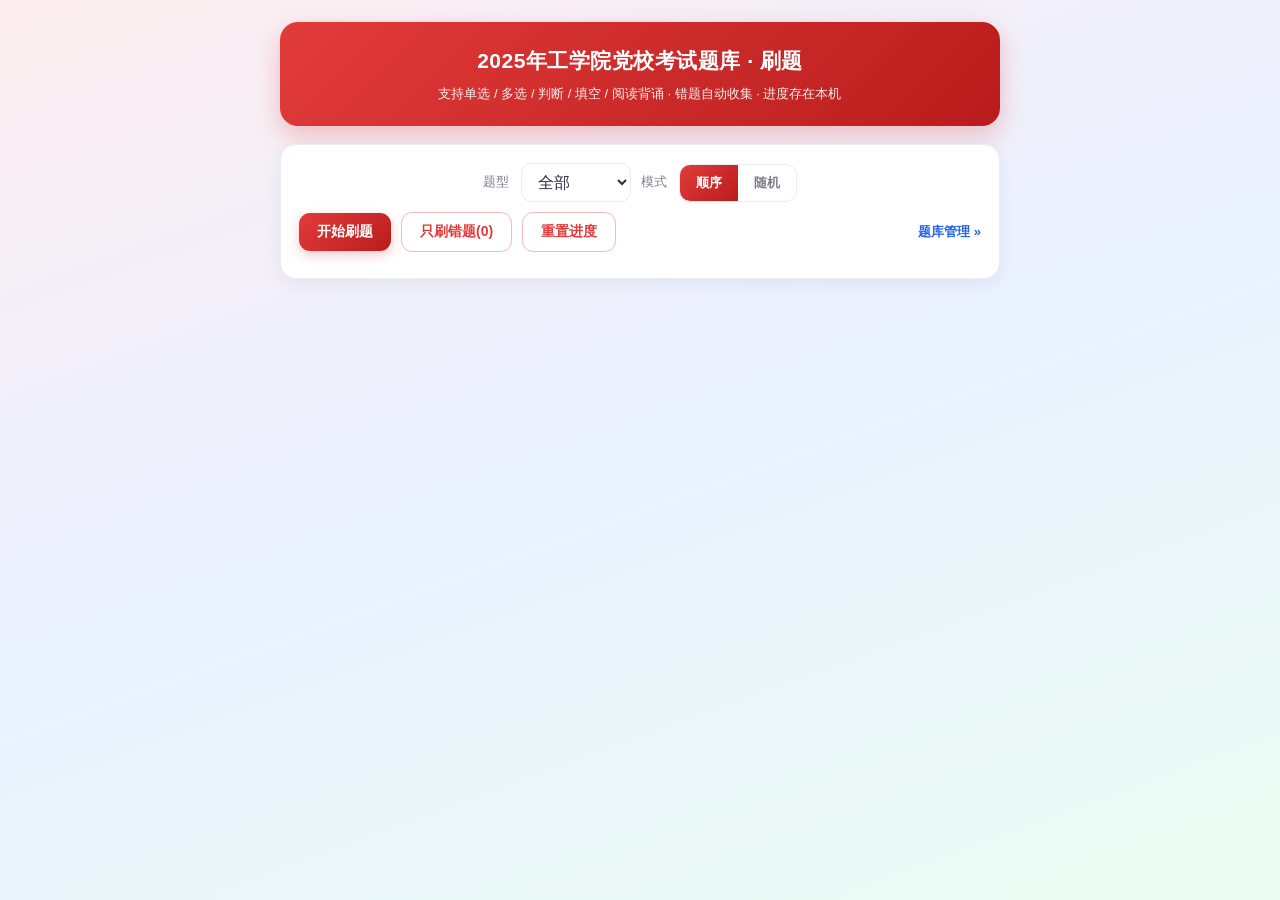
<file: index.html>
<!DOCTYPE html>
<html lang="zh-CN">
<head>
<meta charset="UTF-8">
<meta name="viewport" content="width=device-width, initial-scale=1, maximum-scale=1, user-scalable=no">
<title>党校题库刷题</title>
<link rel="stylesheet" href="style.css">
</head>
<body>
<div class="wrap">
  <header class="top">
    <h1 id="title">党校题库刷题 v3</h1>
    <p>支持单选 / 多选 / 判断 / 填空 / 阅读背诵 · 错题自动收集 · 进度存在本机</p>
  </header>

  <!-- 控制面板 -->
  <div class="panel" id="ctrl">
    <div class="row wrap">
      <label class="lab">题型</label>
      <select id="typeSel">
        <option value="all">全部</option>
        <option value="single">单选题</option>
        <option value="multiple">多选题</option>
        <option value="judge">判断题</option>
        <option value="fill">填空题</option>
        <option value="read">阅读背诵</option>
      </select>
      <label class="lab">模式</label>
      <div class="seg" id="modeSeg">
        <button data-mode="seq" class="on">顺序</button>
        <button data-mode="rand">随机</button>
      </div>
    </div>
    <div class="row wrap" style="margin-top:10px">
      <button class="btn" id="startBtn">开始刷题</button>
      <button class="btn ghost" id="wrongBtn">只刷错题(<span id="wrongCnt">0</span>)</button>
      <button class="btn ghost" id="resetBtn">重置进度</button>
      <a class="link" href="admin.html" style="margin-left:auto">题库管理 »</a>
    </div>
    <div class="row wrap" id="resumeBox" style="margin-top:10px;display:none;background:#f0f7ff;border:1px solid #cfe3ff;border-radius:9px;padding:8px 10px">
      <span class="lab" id="resumeText" style="flex:1"></span>
      <button class="btn sm" id="resumeBtn">继续上次</button>
      <button class="btn ghost sm" id="clearProgBtn">清除</button>
    </div>
  </div>

  <!-- 统计 -->
  <div class="panel" id="statPanel" style="display:none">
    <div class="stats">
      <div>进度 <b id="sProg">0/0</b></div>
      <div>已答 <b id="sDone">0</b></div>
      <div>正确率 <b id="sAcc">—</b></div>
      <div>错题 <b id="sWrong">0</b></div>
    </div>
  </div>

  <!-- 答题区 -->
  <div class="panel" id="quiz" style="display:none">
    <div class="qmeta">
      <span class="qtype" id="qType">单选</span>
      <span id="qIdx">第 1 题</span>
    </div>
    <div class="stem" id="qStem"></div>
    <div id="qBody"></div>
    <div class="feedback" id="feedback"></div>
    <div class="navrow">
      <button class="btn ghost sm" id="backBtn">返回题型选择</button>
      <button class="btn ghost sm" id="prevBtn">上一题</button>
      <button class="btn" id="submitBtn">提交 / 看答案</button>
      <button class="btn blue" id="nextBtn" disabled>下一题</button>
    </div>
  </div>

  <div class="panel empty" id="emptyTip" style="display:none">没有符合条件的题目，换个筛选或先去"题库管理"补充题目。</div>
</div>
<script src="questions.js"></script>
<script src="app.js"></script>
</body>
</html>
</file>
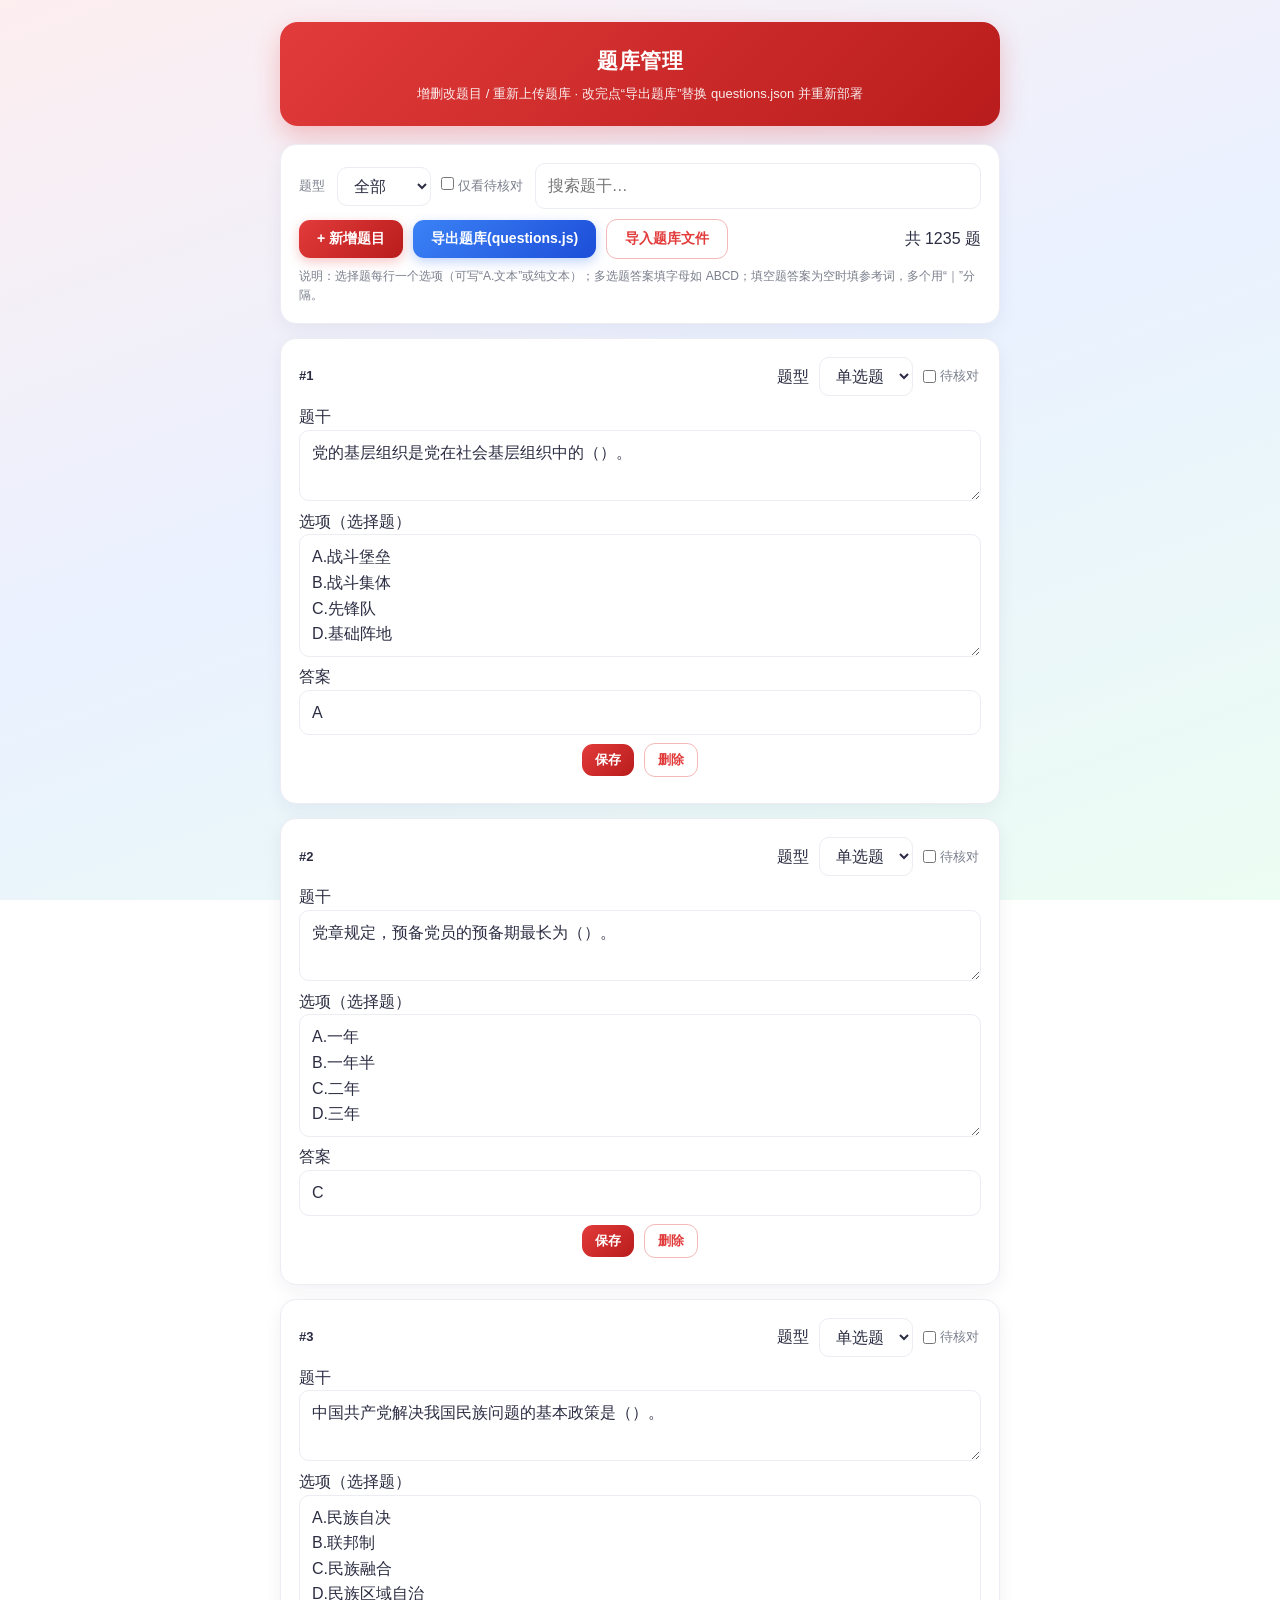
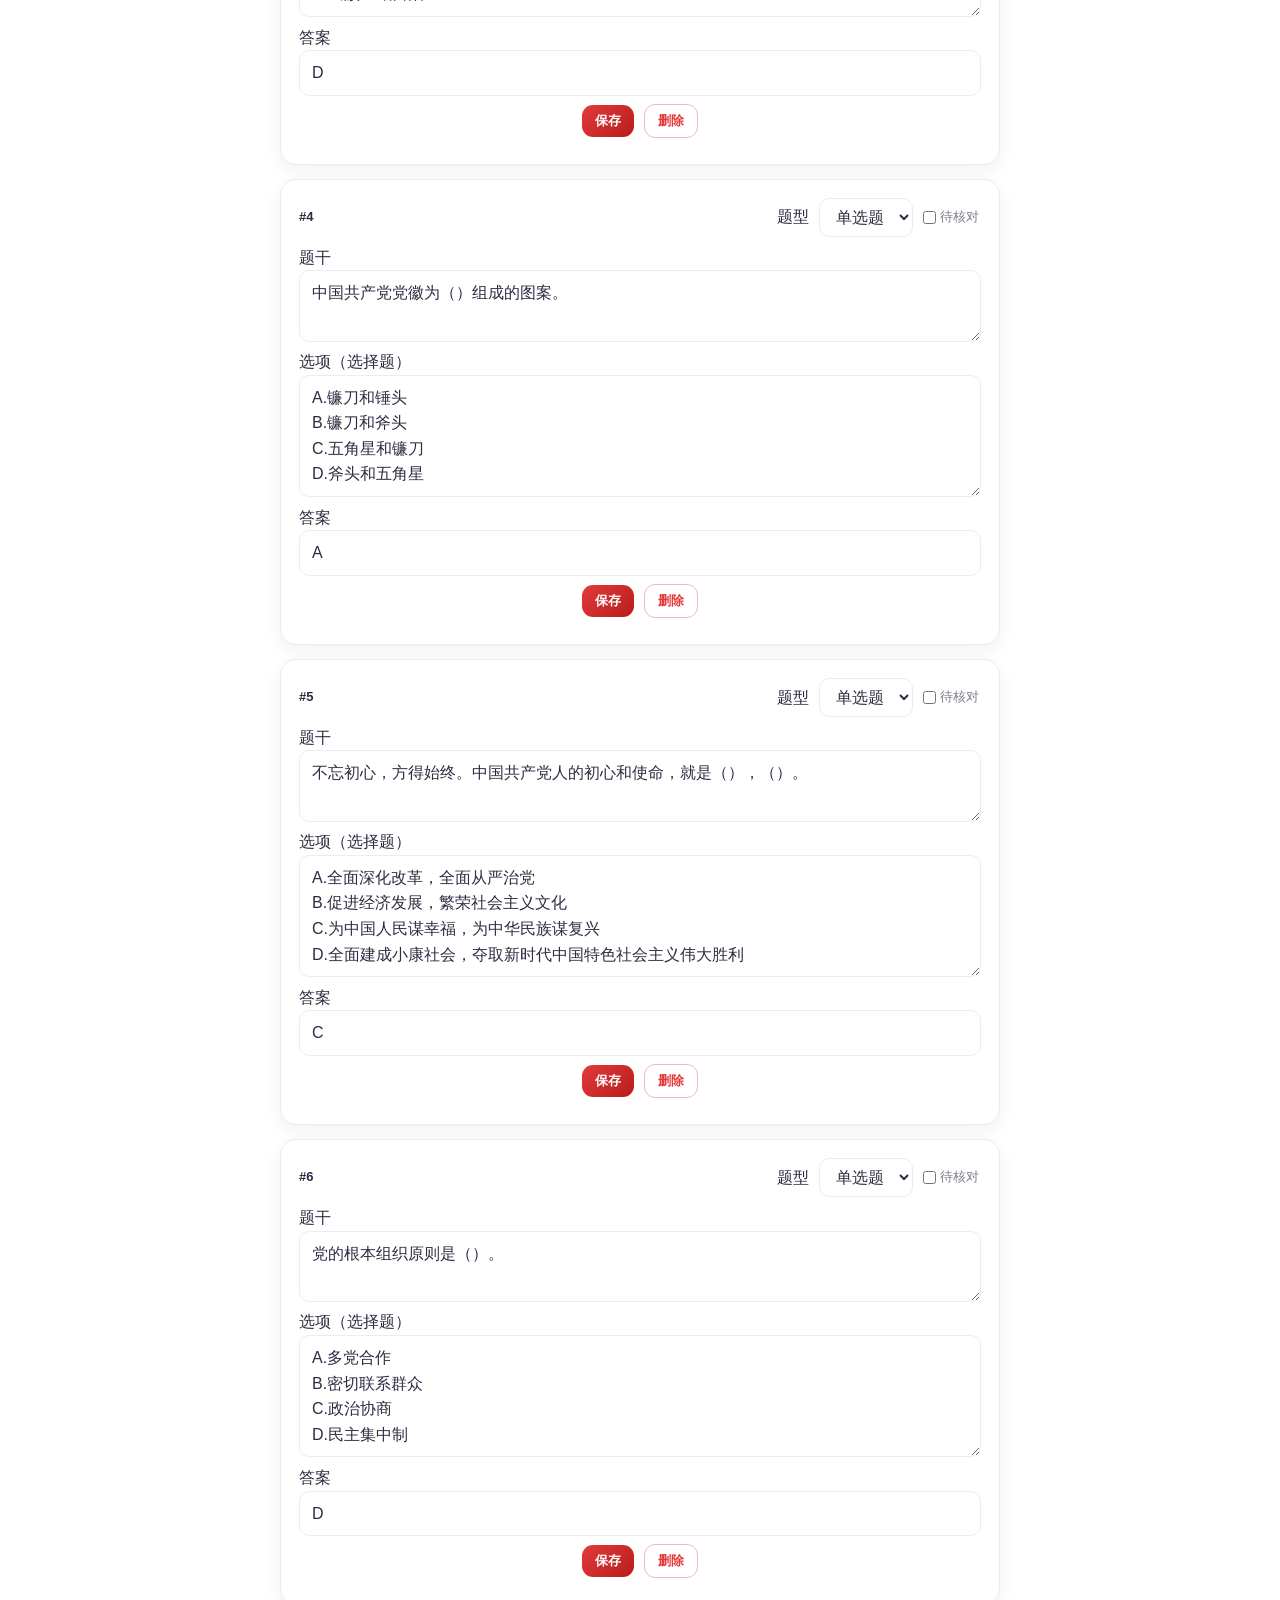
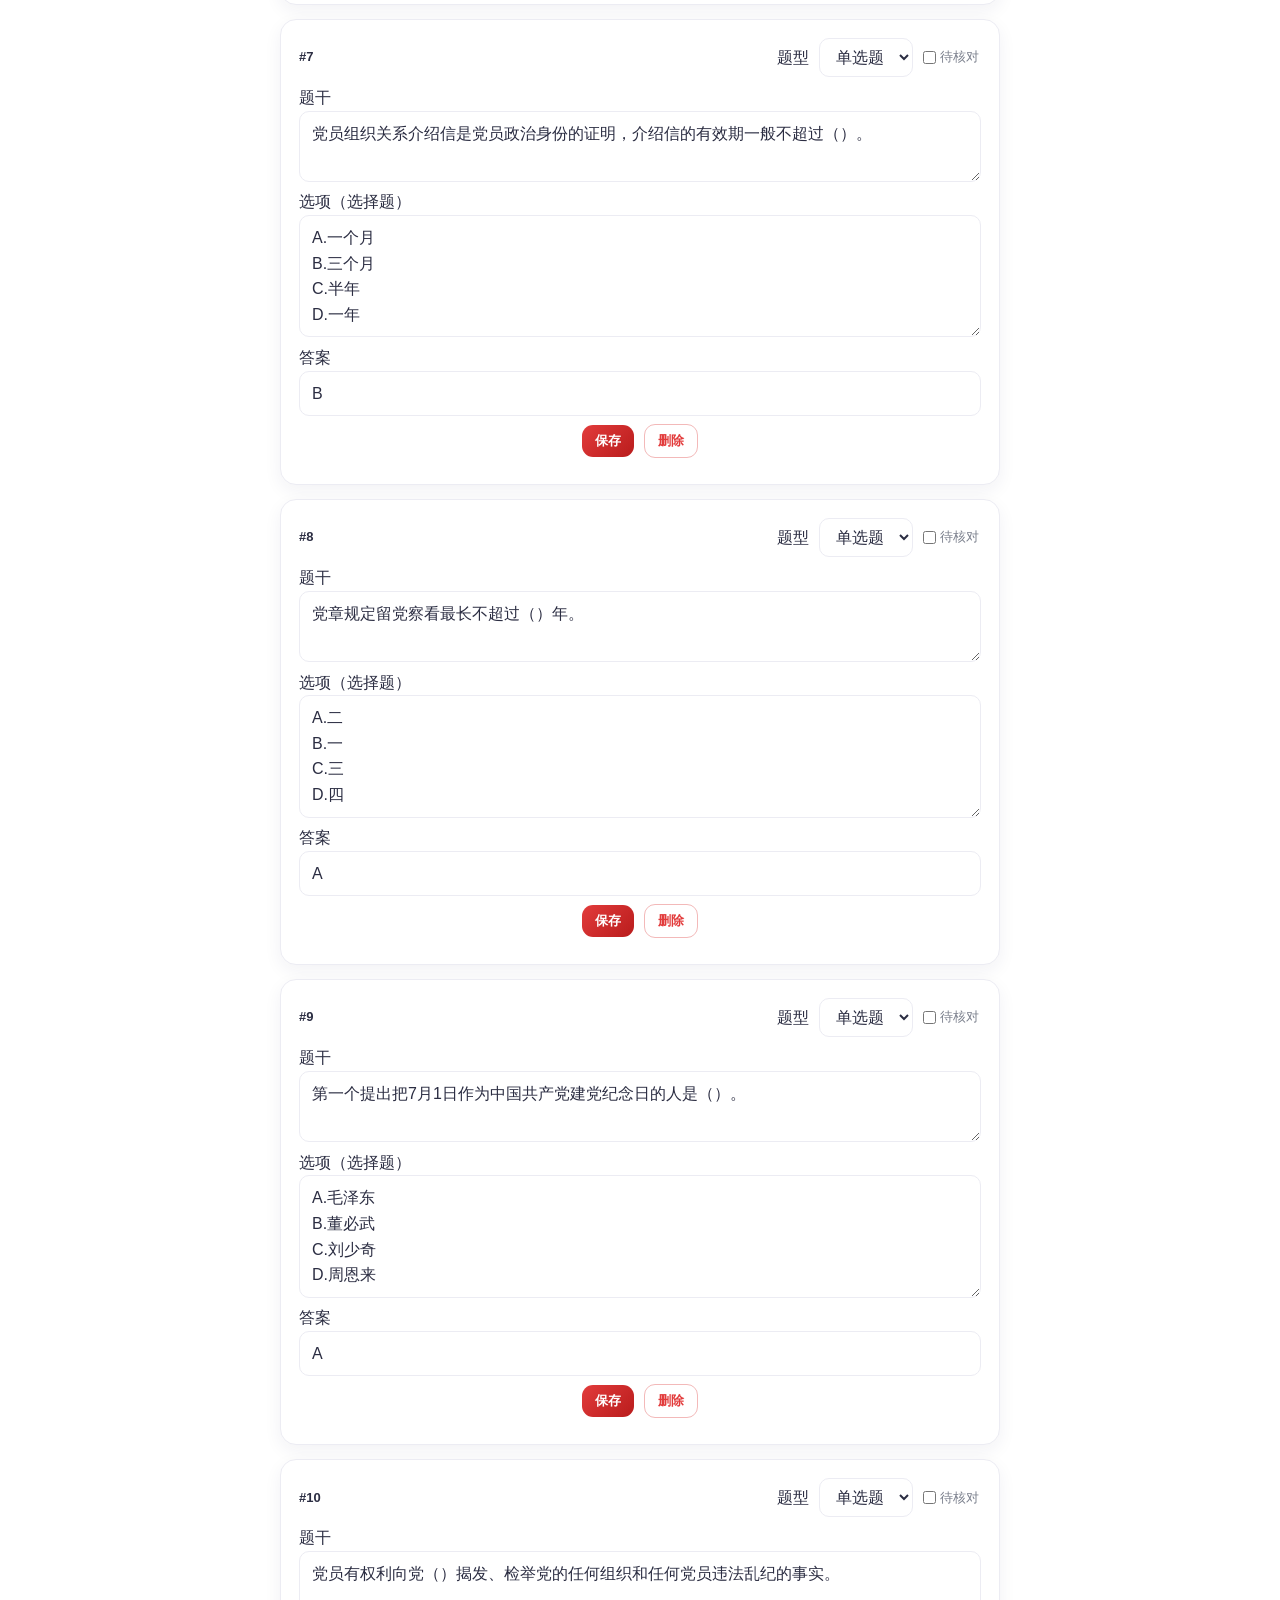
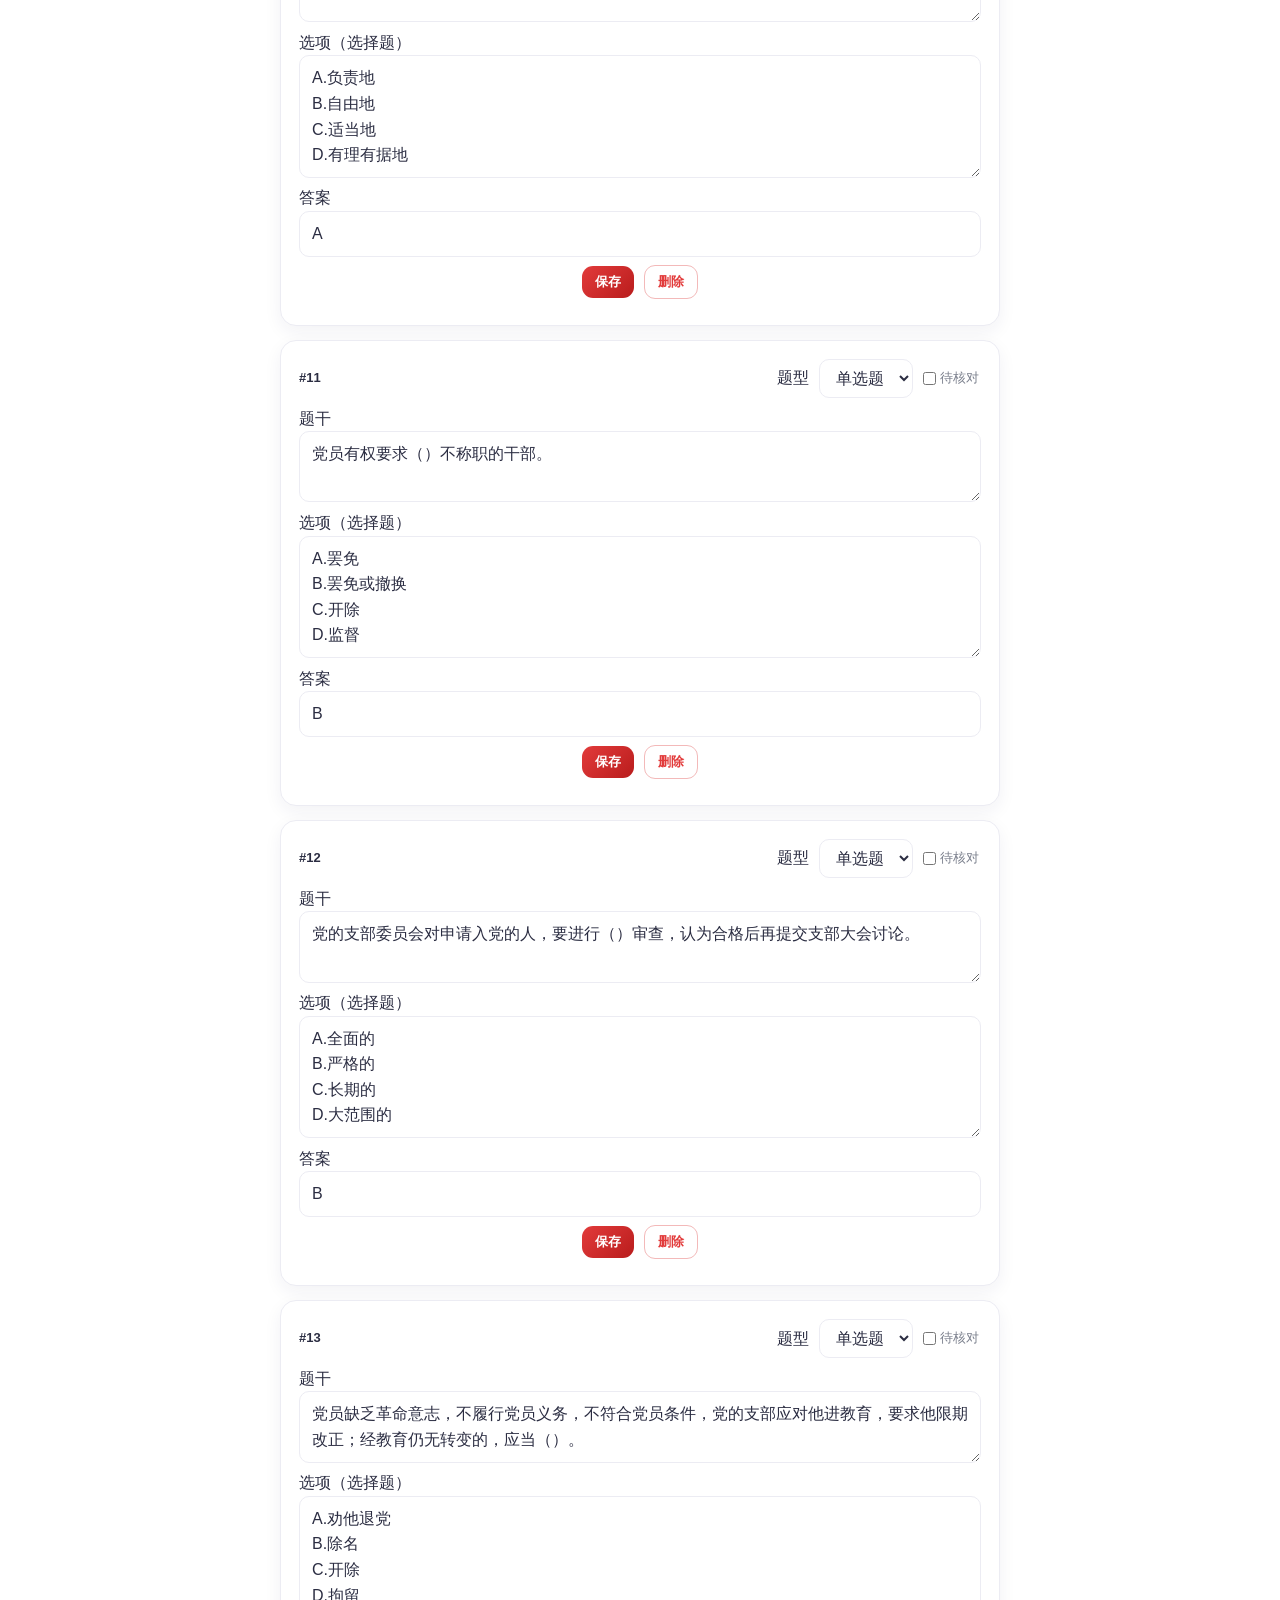
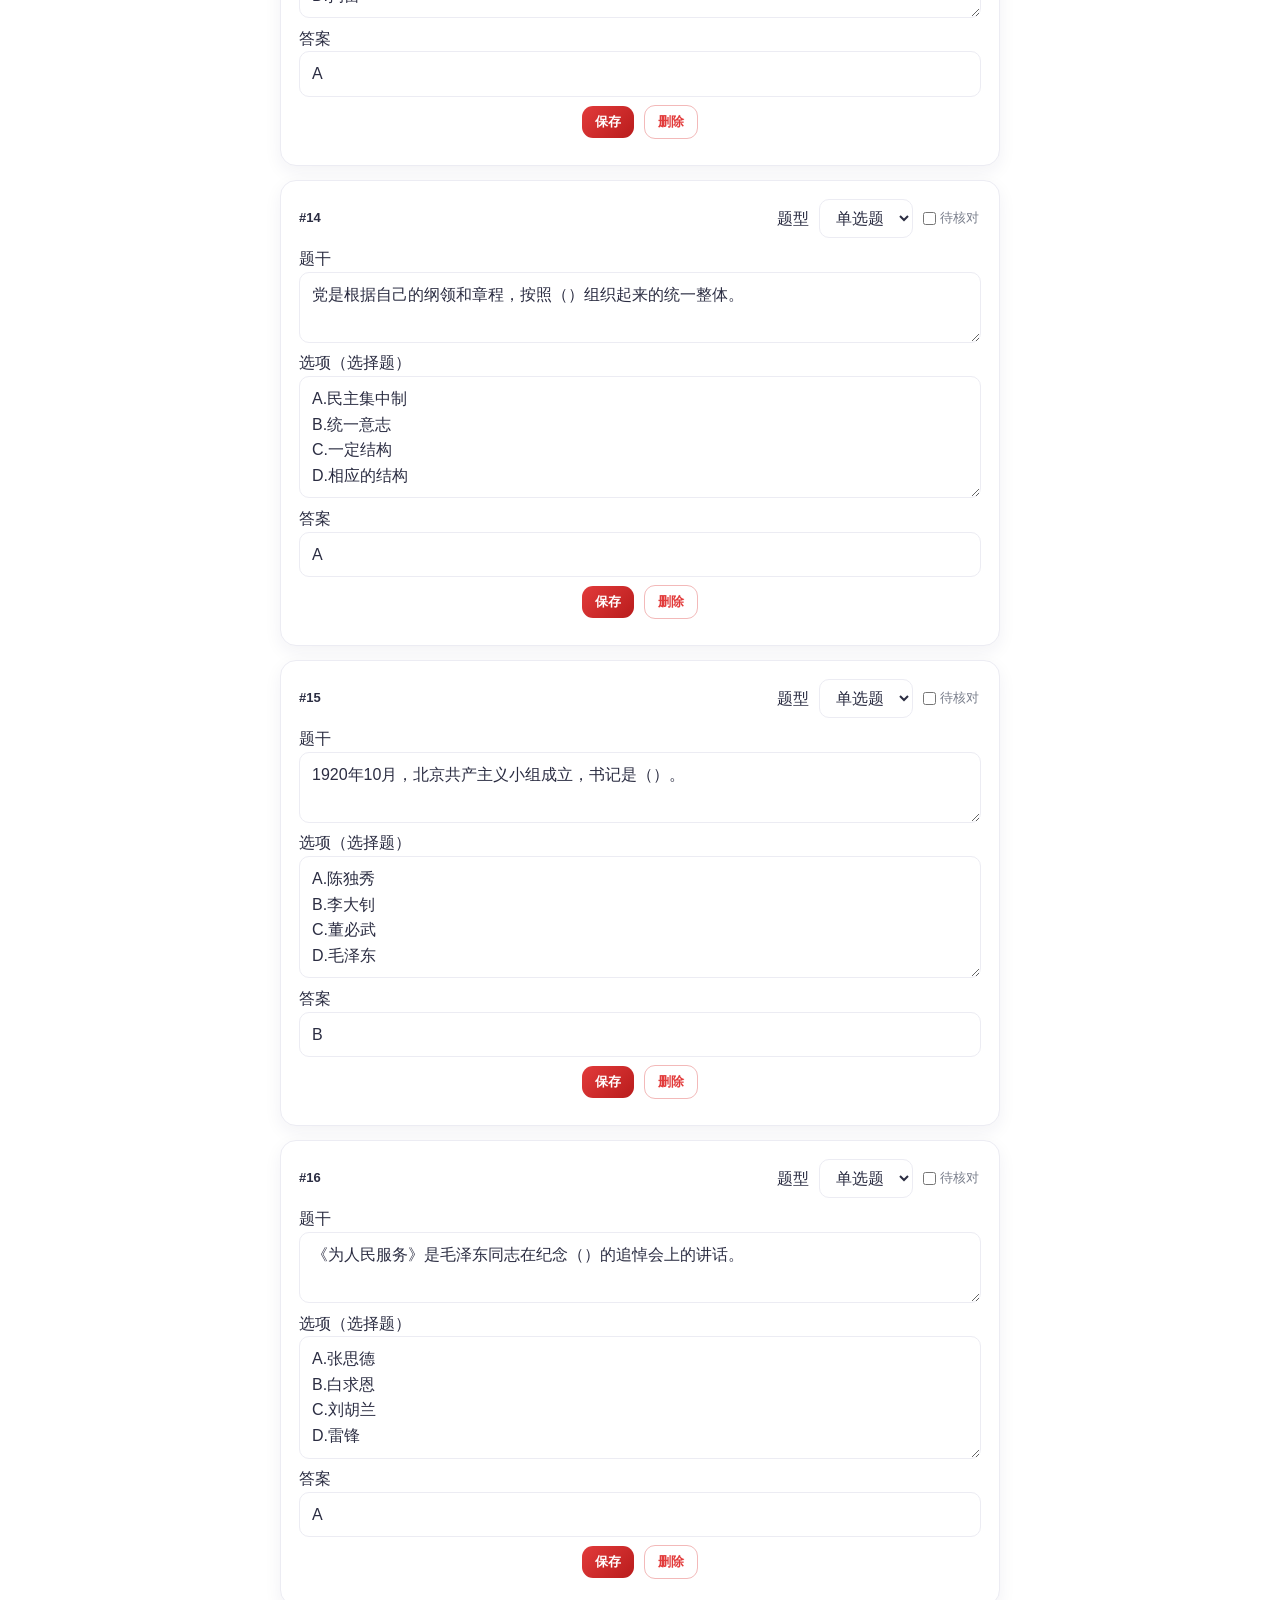
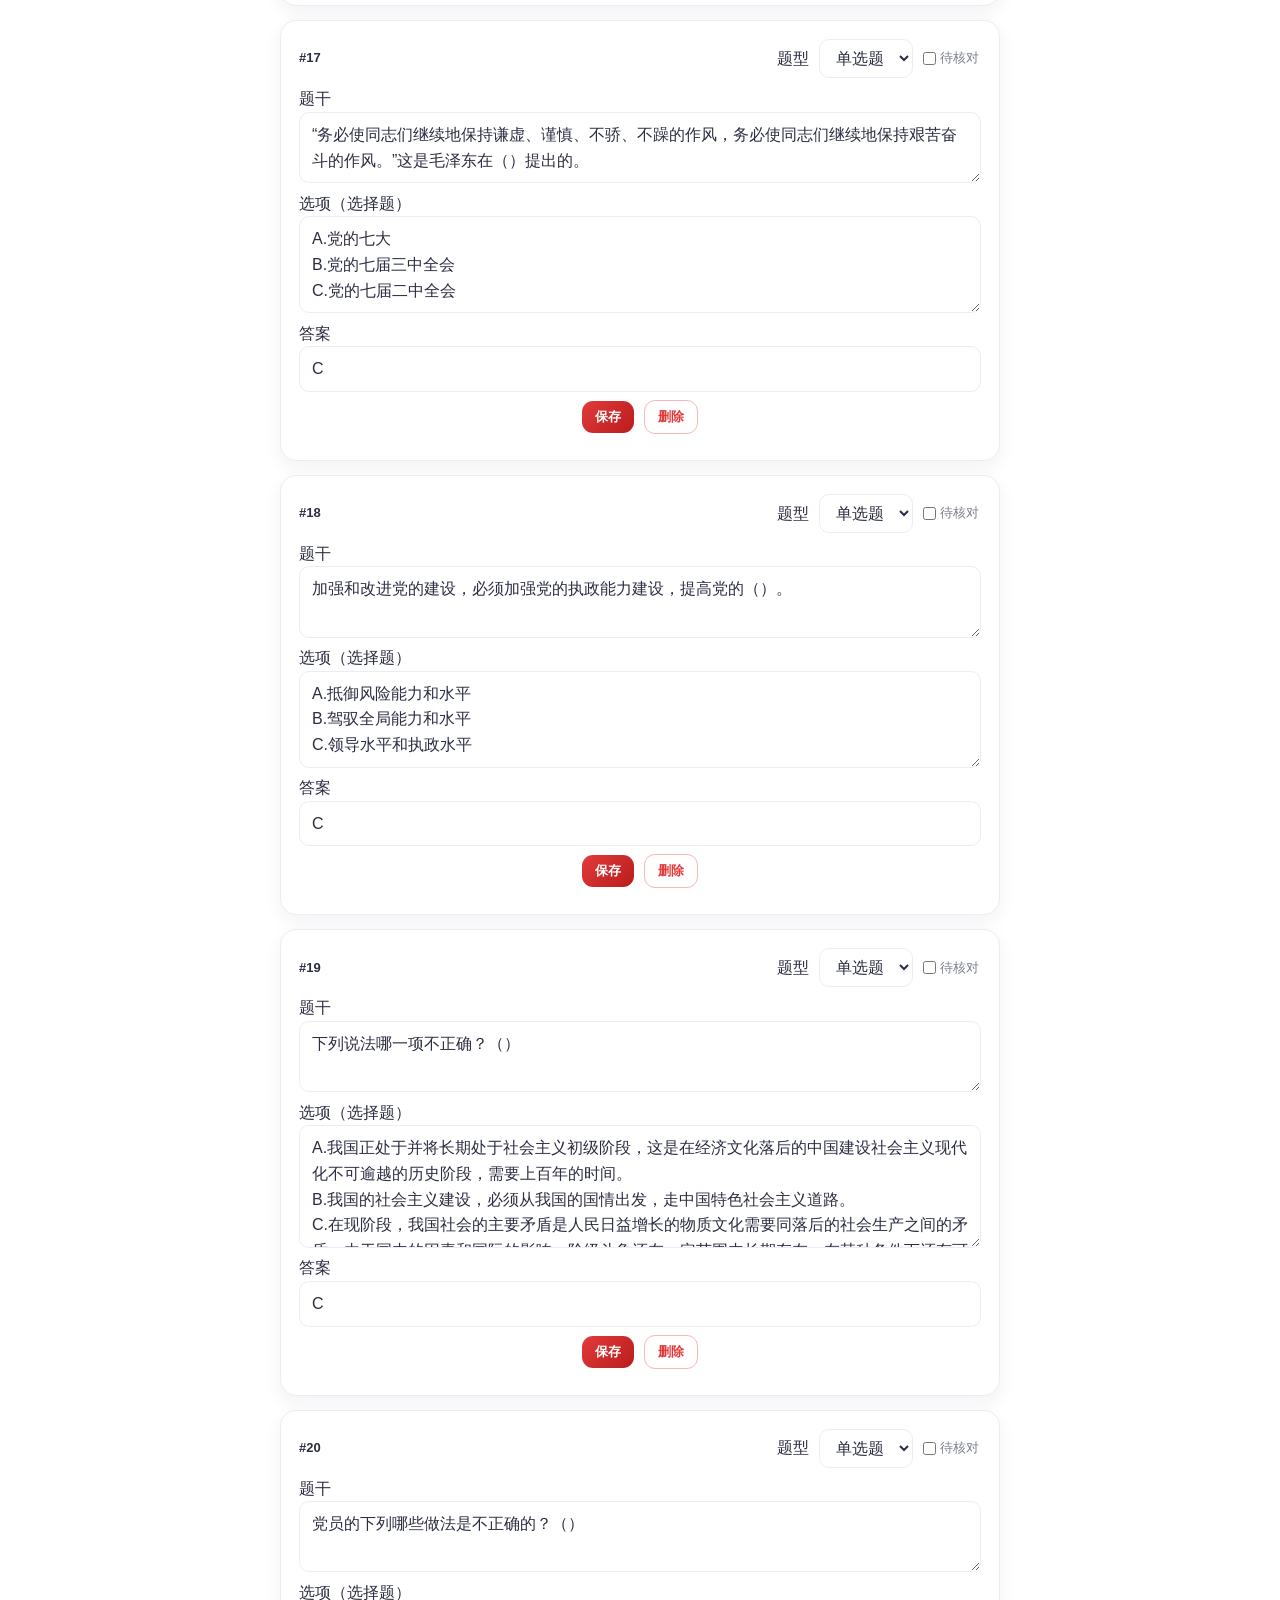
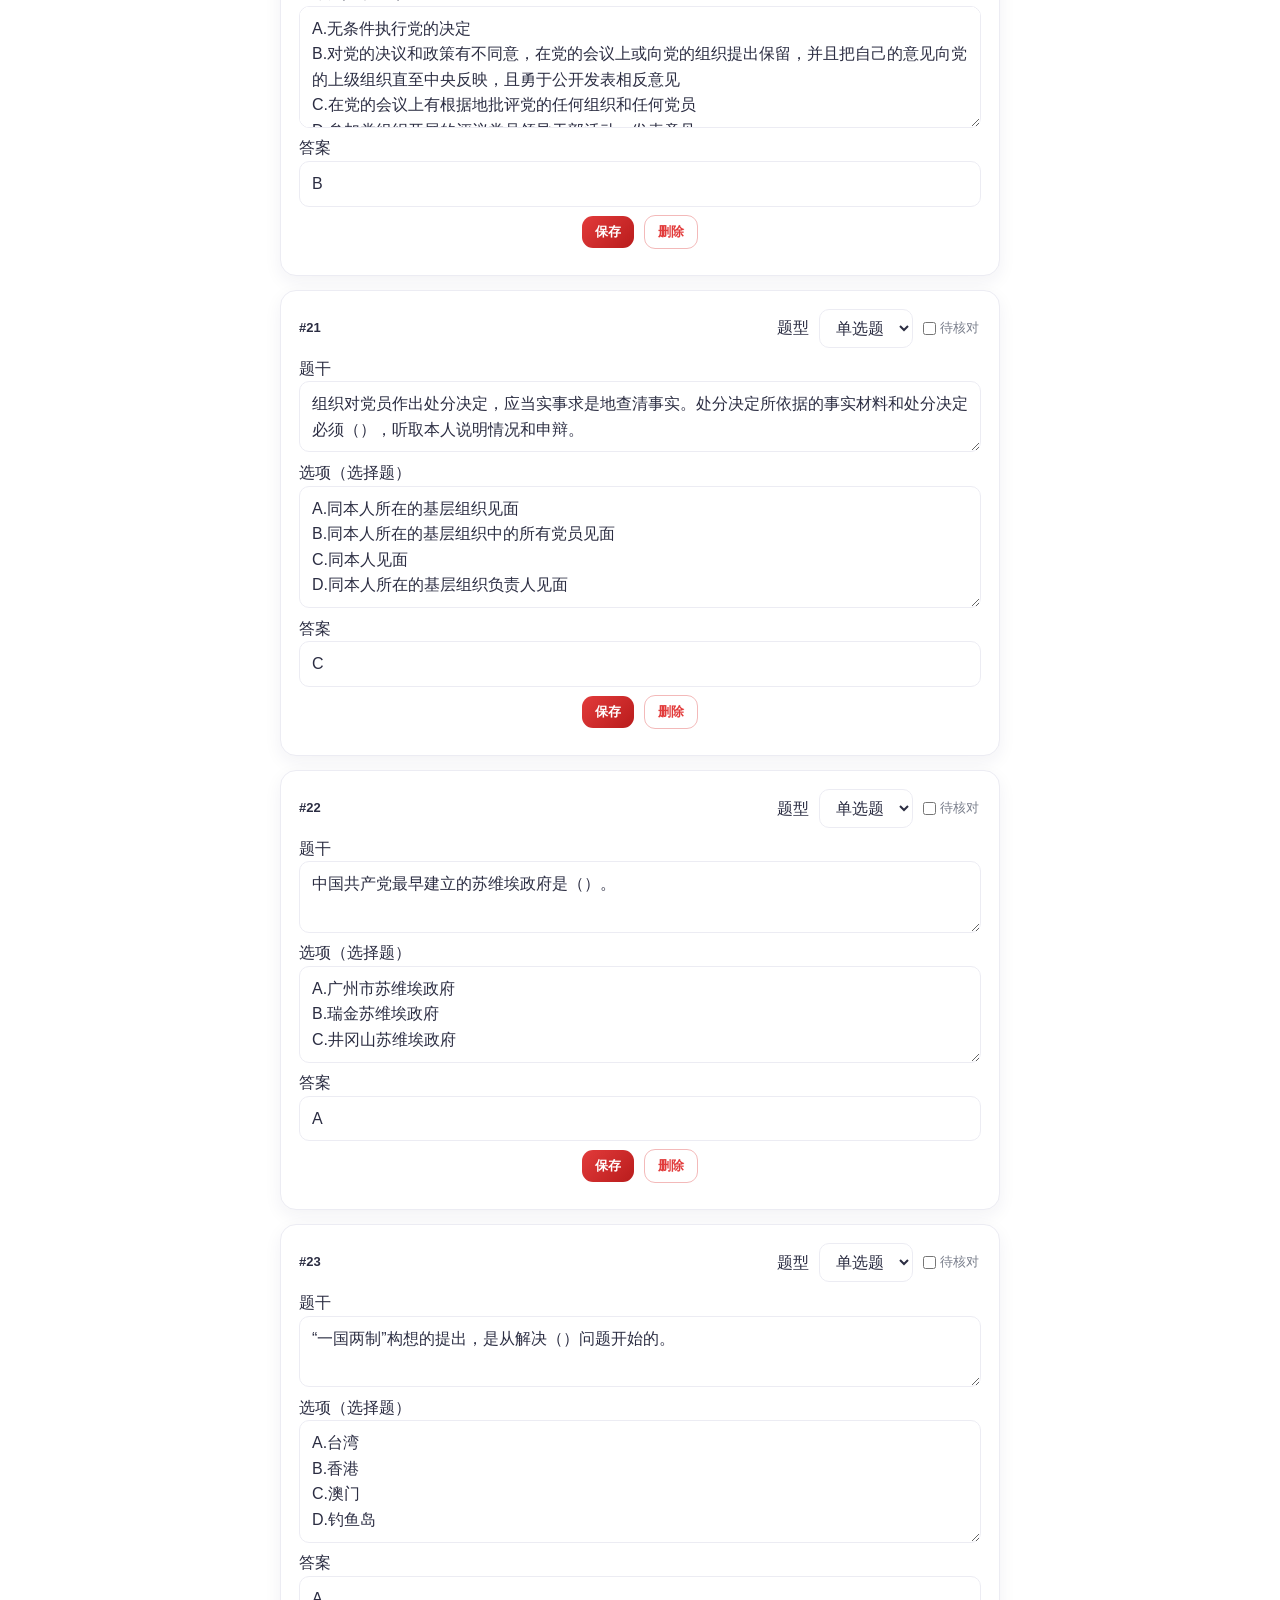
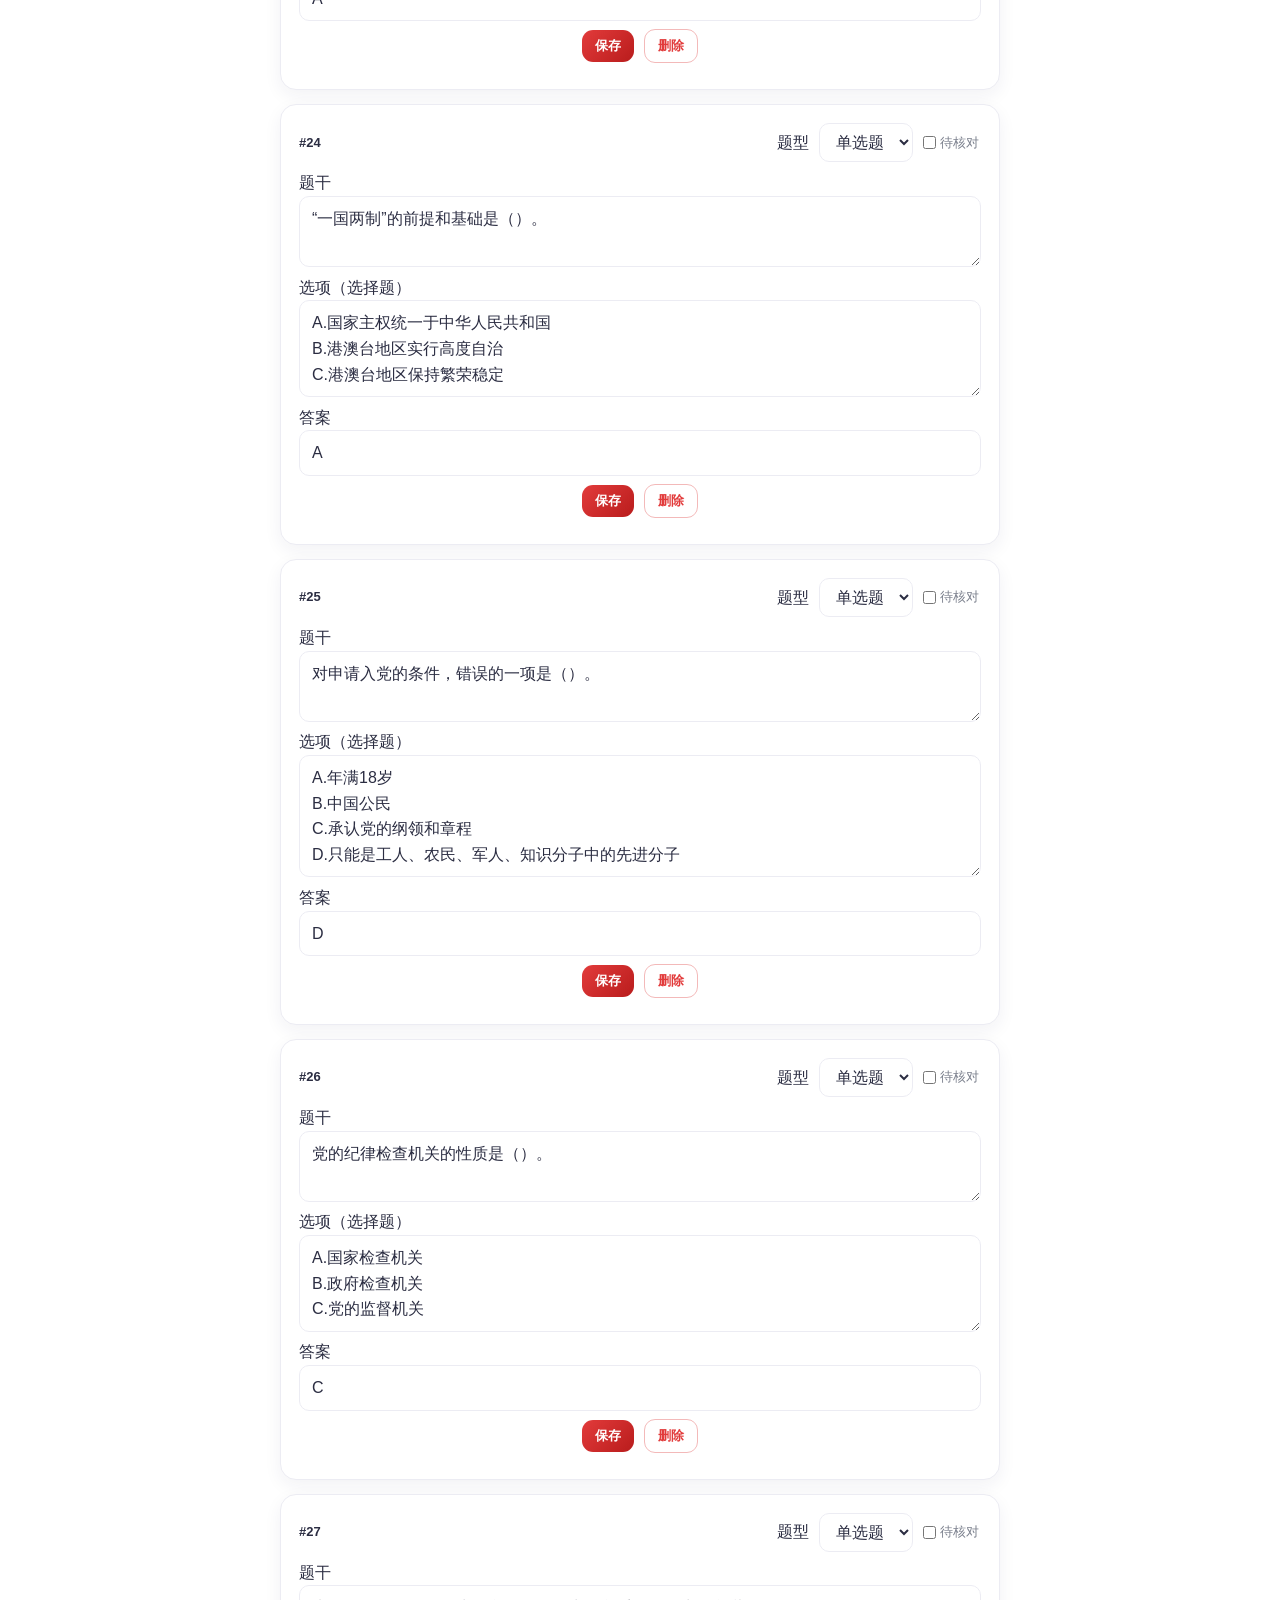
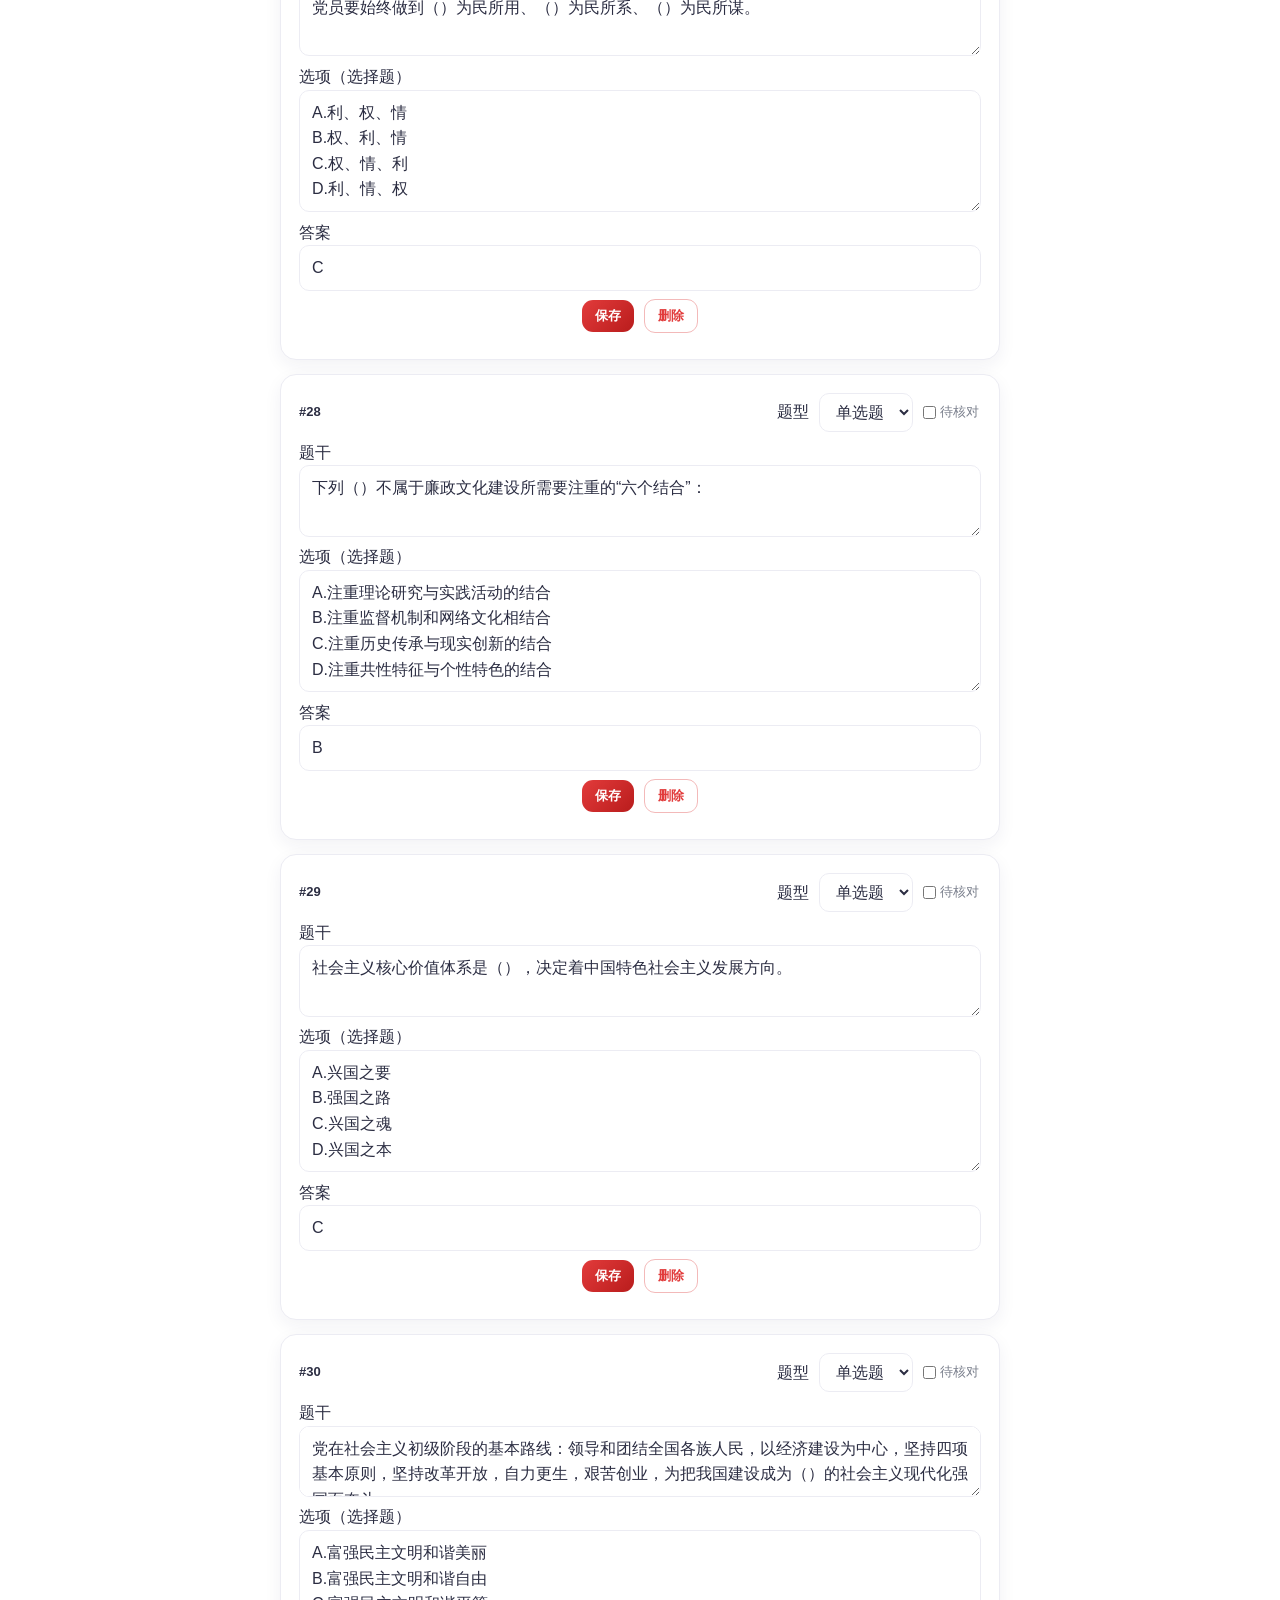
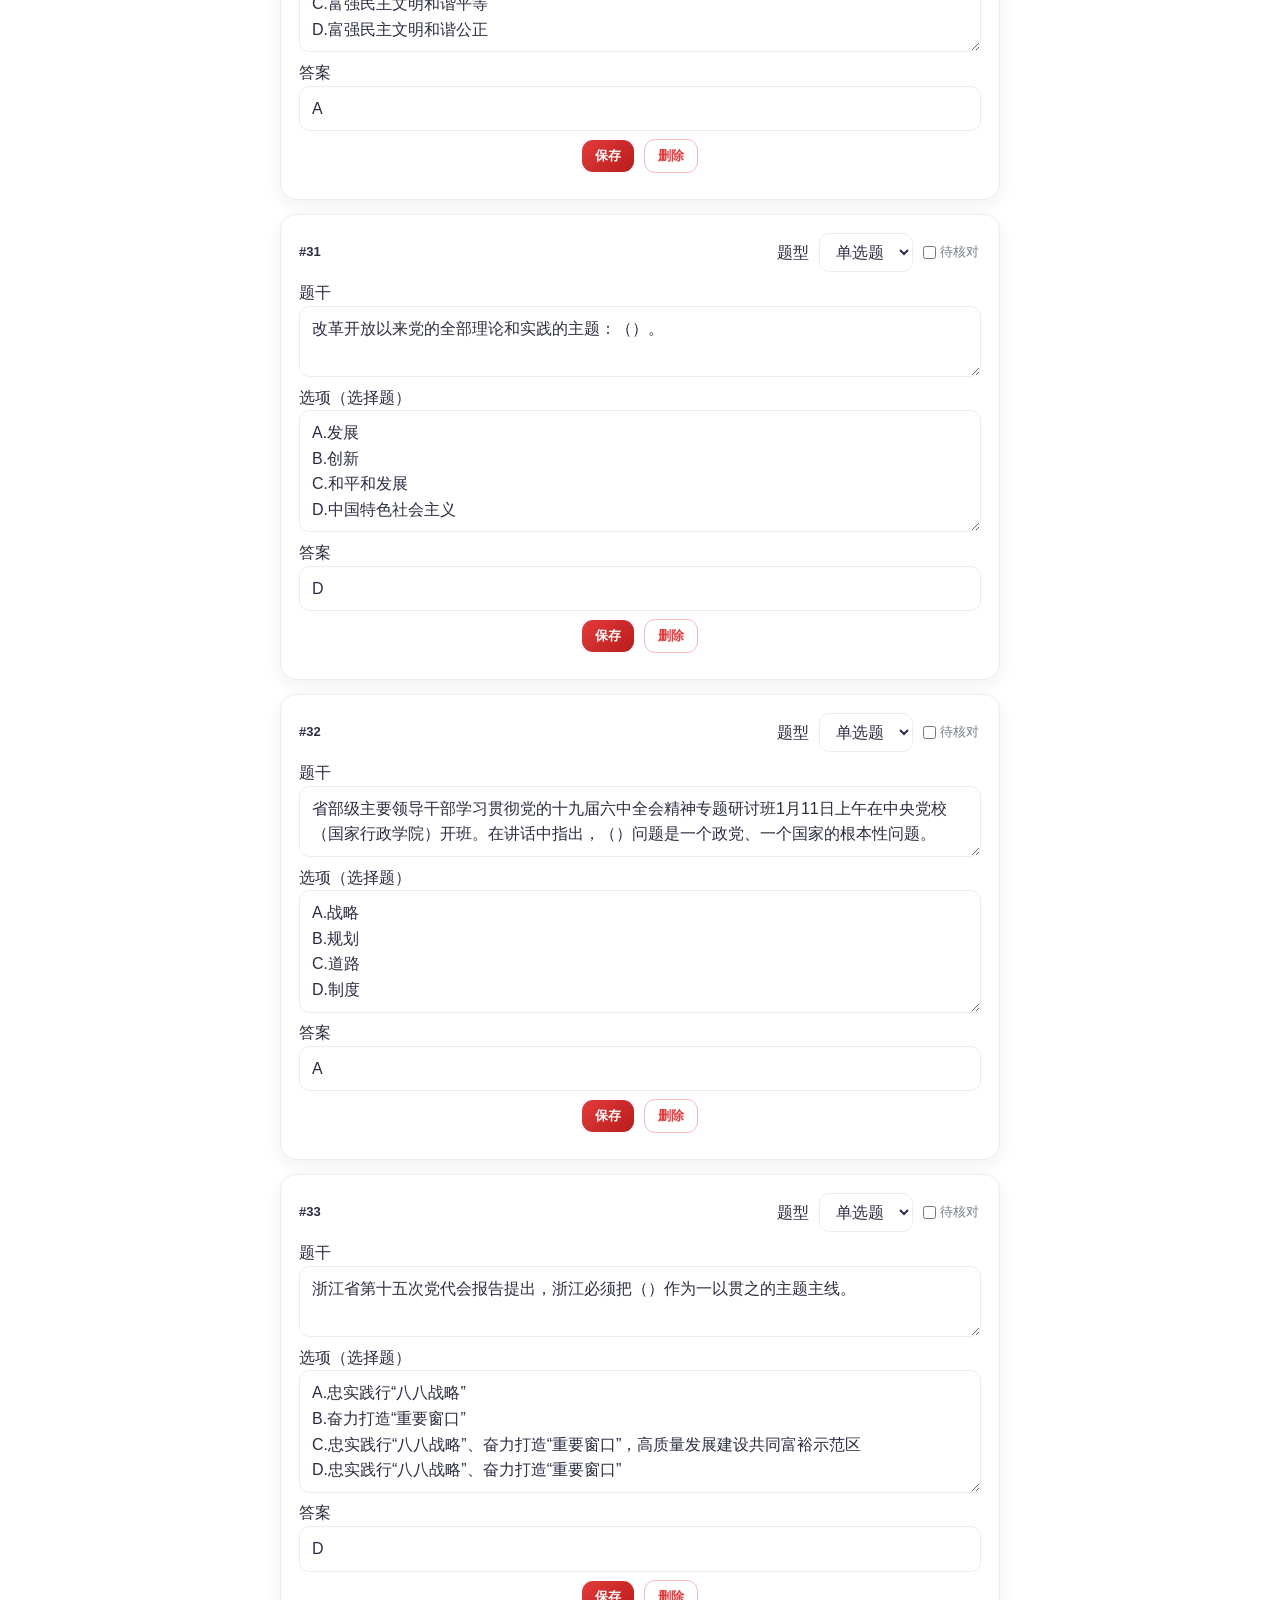
<file: admin.html>
<!DOCTYPE html>
<html lang="zh-CN">
<head>
<meta charset="UTF-8">
<meta name="viewport" content="width=device-width, initial-scale=1">
<title>题库管理 · 党校刷题</title>
<link rel="stylesheet" href="style.css">
</head>
<body>
<div class="wrap">
  <header class="top">
    <h1>题库管理</h1>
    <p>增删改题目 / 重新上传题库 · 改完点“导出题库”替换 questions.json 并重新部署</p>
  </header>

  <div class="panel">
    <div class="row wrap">
      <label class="lab">题型</label>
      <select id="fType">
        <option value="all">全部</option>
        <option value="single">单选题</option>
        <option value="multiple">多选题</option>
        <option value="judge">判断题</option>
        <option value="fill">填空题</option>
      </select>
      <label class="lab"><input type="checkbox" id="fReview"> 仅看待核对</label>
      <input type="text" id="fSearch" placeholder="搜索题干…" style="flex:1;min-width:160px">
    </div>
    <div class="row wrap" style="margin-top:10px">
      <button class="btn" id="addBtn">+ 新增题目</button>
      <button class="btn blue" id="exportBtn">导出题库(questions.js)</button>
      <button class="btn ghost" id="importBtn">导入题库文件</button>
      <input type="file" id="importFile" accept=".json" style="display:none">
      <span id="cnt" class="lab" style="margin-left:auto"></span>
    </div>
    <div class="lab" style="margin-top:8px;font-size:12px;color:var(--muted)">
      说明：选择题每行一个选项（可写“A.文本”或纯文本）；多选题答案填字母如 ABCD；填空题答案为空时填参考词，多个用“｜”分隔。
    </div>
  </div>

  <div id="list"></div>
</div>
<script src="questions.js"></script>
<script src="admin.js"></script>
</body>
</html>
</file>
<file: style.css>
:root{
  --red:#e23b3b; --red-d:#b91c1c;
  --blue:#2563eb; --indigo:#7c3aed; --green:#059669; --amber:#b45309;
  --bg1:#fdeef0; --bg2:#eaf1ff; --bg3:#ecfdf3;
  --card:#ffffff; --line:#ececf3; --text:#2b2d42; --muted:#7a7f8c;
}
*{box-sizing:border-box;margin:0;padding:0}
body{
  font-family:-apple-system,BlinkMacSystemFont,"Segoe UI","PingFang SC","Microsoft YaHei",sans-serif;
  background:linear-gradient(160deg,var(--bg1) 0%,var(--bg2) 48%,var(--bg3) 100%);
  background-attachment:fixed;
  color:var(--text); line-height:1.6; padding:22px 14px; min-height:100vh;
}
.wrap{max-width:720px;margin:0 auto}
header.top{
  background:linear-gradient(135deg,var(--red),var(--red-d));color:#fff;text-align:center;
  border-radius:18px;padding:22px 20px;margin-bottom:18px;
  box-shadow:0 10px 26px rgba(226,59,59,.28);
}
header.top h1{font-size:21px;font-weight:800;letter-spacing:.5px}
header.top p{font-size:13px;opacity:.92;margin-top:6px}
.panel{background:var(--card);border:1px solid var(--line);border-radius:16px;padding:18px;margin-bottom:14px;
  box-shadow:0 6px 18px rgba(40,40,80,.06)}
.row{display:flex;flex-wrap:wrap;gap:10px;align-items:center;justify-content:center}
.row.wrap{margin-bottom:8px}
label.lab{font-size:13px;color:var(--muted);margin-right:2px}
select,input[type=text],textarea{
  font:inherit;padding:9px 12px;border:1px solid var(--line);border-radius:10px;background:#fff;color:var(--text)
}
select{flex:0 0 auto}
.btn{
  border:none;border-radius:11px;padding:10px 18px;font-size:14px;font-weight:700;cursor:pointer;
  background:linear-gradient(135deg,var(--red),var(--red-d));color:#fff;
  box-shadow:0 4px 12px rgba(226,59,59,.28);transition:.16s;
}
.btn:hover{transform:translateY(-1px);filter:brightness(1.04)}
.btn:active{transform:translateY(0)}
.btn.ghost{background:#fff;color:var(--red);border:1.5px solid #f3b9b9;box-shadow:none}
.btn.ghost:hover{background:#fff5f5}
.btn.blue{background:linear-gradient(135deg,#3b82f6,#1d4ed8);box-shadow:0 4px 12px rgba(37,99,235,.28)}
.btn.sm{padding:7px 13px;font-size:13px;box-shadow:none}
.btn:disabled{opacity:.45;cursor:not-allowed;transform:none}
.seg{display:inline-flex;border:1px solid var(--line);border-radius:11px;overflow:hidden;background:#fff}
.seg button{border:none;background:#fff;padding:9px 16px;font-size:13px;cursor:pointer;color:var(--muted);font-weight:600}
.seg button.on{background:linear-gradient(135deg,var(--red),var(--red-d));color:#fff}
.stats{display:flex;gap:10px;flex-wrap:wrap;justify-content:center;font-size:13px;color:var(--muted)}
.stats>div{background:#f7f8fc;border:1px solid var(--line);border-radius:12px;padding:8px 14px}
.stats b{color:var(--text);font-size:16px;margin-left:4px}
.qmeta{display:flex;justify-content:space-between;align-items:center;font-size:13px;color:var(--muted);margin-bottom:10px}
.qtype{padding:3px 11px;border-radius:20px;font-size:12px;font-weight:700}
.qtype-single{background:#e8f0fe;color:var(--blue)}
.qtype-multiple{background:#f1ebfe;color:var(--indigo)}
.qtype-judge{background:#e7f8ef;color:var(--green)}
.qtype-fill{background:#fef3e2;color:var(--amber)}
.stem{font-size:17px;font-weight:600;margin-bottom:16px;white-space:pre-wrap;color:#1f2233}
.opt{display:flex;align-items:flex-start;gap:11px;padding:12px 14px;border:1.5px solid var(--line);
  border-radius:12px;margin-bottom:10px;cursor:pointer;transition:.12s;background:#fff}
.opt:hover{border-color:var(--red);background:#fff7f7;transform:translateX(2px)}
.opt.sel{background:#fff1f0;border-color:var(--red);box-shadow:0 0 0 2px rgba(226,59,59,.12) inset}
.opt .k{flex:0 0 28px;height:28px;border-radius:50%;background:#eef0f5;color:var(--muted);
  display:flex;align-items:center;justify-content:center;font-weight:700;font-size:13px}
.opt.correct{background:#eafaf1;border-color:var(--green)}
.opt.correct .k{background:var(--green);color:#fff}
.opt.wrong{background:#fdecec;border-color:var(--red)}
.opt.wrong .k{background:var(--red);color:#fff}
.opt.dim{opacity:.5}
.fillinput{width:100%;font-size:15px}
.feedback{margin-top:14px;padding:13px 15px;border-radius:12px;font-size:14px;display:none}
.feedback.show{display:block;animation:pop .2s ease}
@keyframes pop{from{opacity:0;transform:translateY(-4px)}to{opacity:1;transform:translateY(0)}}
.feedback.ok{background:#eafaf1;color:#1d6b3a;border:1px solid #bfe9cd}
.feedback.no{background:#fdecec;color:#a02318;border:1px solid #f5c6c0}
.feedback .ans{font-weight:700;margin-top:5px}
.navrow{display:flex;justify-content:space-between;gap:10px;margin-top:16px;flex-wrap:wrap}
.tag-review{background:#fff4e0;color:#b9770a;font-size:11px;padding:1px 7px;border-radius:10px;margin-left:6px}
.empty{text-align:center;color:var(--muted);padding:30px 0}
a.link{color:var(--blue);font-size:13px;text-decoration:none;font-weight:600}
a.link:hover{text-decoration:underline}
@media(max-width:540px){
  body{padding:14px 10px}
  .stem{font-size:16px}
  .btn{padding:9px 14px}
  .navrow .btn{flex:1 1 auto;text-align:center}
}
</file>
